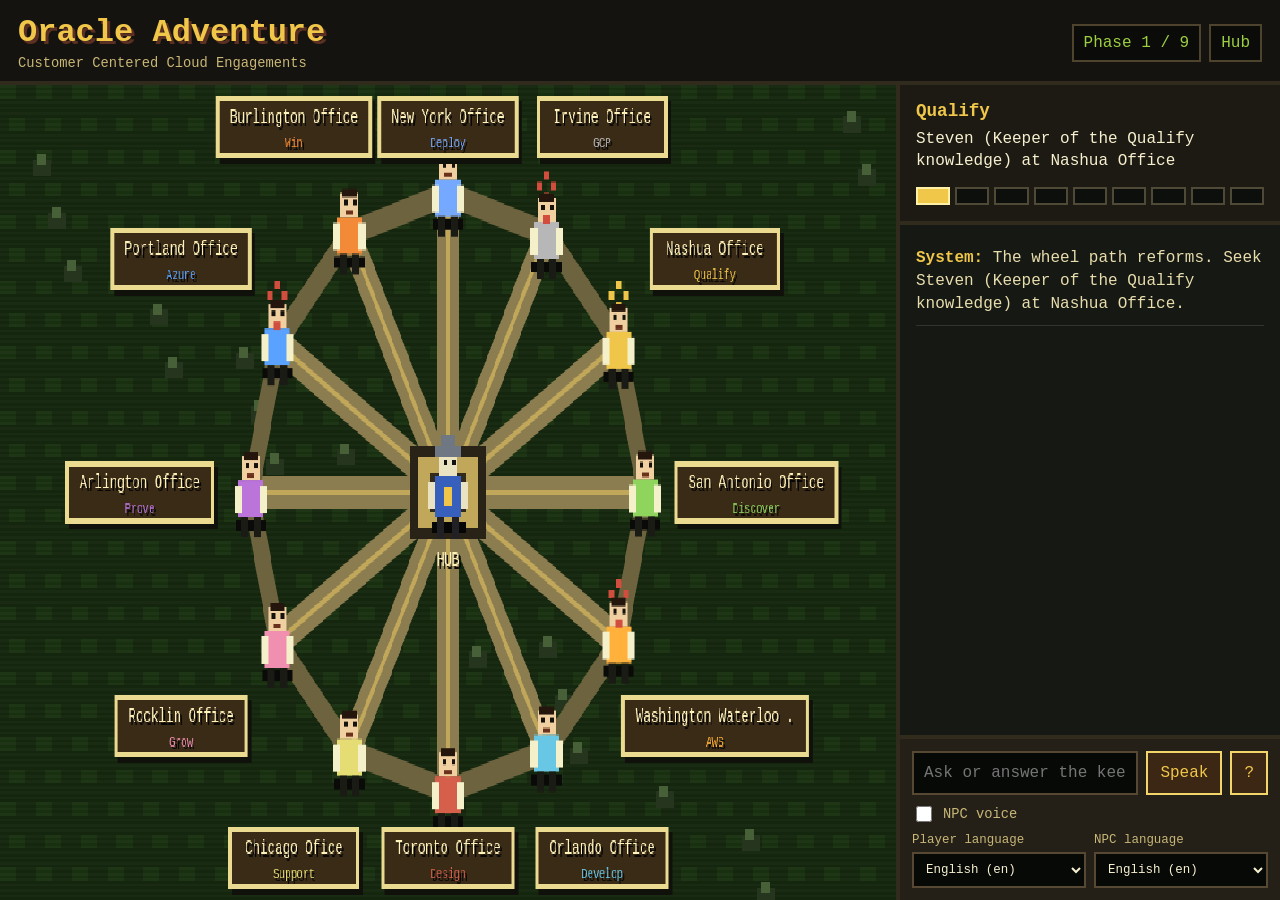
<file: index.html>
<!doctype html>
<html lang="en">
<head>
  <meta charset="utf-8">
  <meta name="viewport" content="width=device-width, initial-scale=1">
  <title>Oracle Adventure</title>
  <link rel="stylesheet" href="styles.css">
</head>
<body>
  <main class="shell">
    <header class="topbar">
      <div>
        <h1>Oracle Adventure</h1>
        <p id="subtitle">Customer Centered Cloud Engagements</p>
      </div>
      <div class="meters" aria-label="Quest status">
        <span id="phaseMeter">Phase 1 / 9</span>
        <span id="locationMeter">Round Room</span>
      </div>
    </header>

    <section class="game-layout">
      <div class="board-wrap" id="boardWrap">
        <canvas id="gameCanvas" width="1000" height="600" tabindex="0" aria-label="Oracle Adventure map"></canvas>
        <div id="playerBubble" class="speech speech-player hidden"></div>
        <div id="npcBubble" class="speech speech-npc hidden"></div>
      </div>

      <aside class="quest-panel">
        <section class="phase-box">
          <h2 id="currentPhase">Qualify</h2>
          <p id="currentKeeper">Seek the first keeper.</p>
          <div class="progress-track" id="phaseProgress" aria-label="Phase progress"></div>
        </section>

        <section class="dialogue-box">
          <div class="log" id="questLog" aria-live="polite"></div>
          <form id="speechForm" class="speech-form">
            <input id="speechInput" type="text" autocomplete="off" spellcheck="true" placeholder="Ask or answer the keeper">
            <button id="speakButton" type="submit" title="Speak">Speak</button>
            <button id="helpButton" type="button" title="Help">?</button>
            <label class="voice-toggle" for="ttsToggle">
              <input id="ttsToggle" type="checkbox">
              <span>NPC voice</span>
            </label>
            <div class="language-controls">
              <label for="playerLanguageSelect">
                <span>Player language</span>
                <select id="playerLanguageSelect"></select>
              </label>
              <label for="npcLanguageSelect">
                <span>NPC language</span>
                <select id="npcLanguageSelect"></select>
              </label>
            </div>
          </form>
        </section>
      </aside>
    </section>
  </main>

  <div id="winnerModal" class="winner-modal hidden" role="dialog" aria-modal="true" aria-labelledby="winnerTitle">
    <div class="winner-panel">
      <h2 id="winnerTitle">Quest Complete</h2>
      <pre id="winnerText"></pre>
      <button id="restartButton" type="button">New quest</button>
    </div>
  </div>

  <div id="lostModal" class="lost-modal hidden" role="dialog" aria-modal="true" aria-labelledby="lostTitle">
    <div class="lost-panel">
      <h2 id="lostTitle">You Chose Poorly</h2>
      <pre id="lostText"></pre>
      <button id="lostRestartButton" type="button">Try again</button>
    </div>
  </div>

  <audio id="winSound" src="atari_win_sound.mp3" preload="auto"></audio>
  <audio id="lostSound" src="chose-poorly.mp3" preload="auto"></audio>
  <script src="game.js"></script>
</body>
</html>
</file>
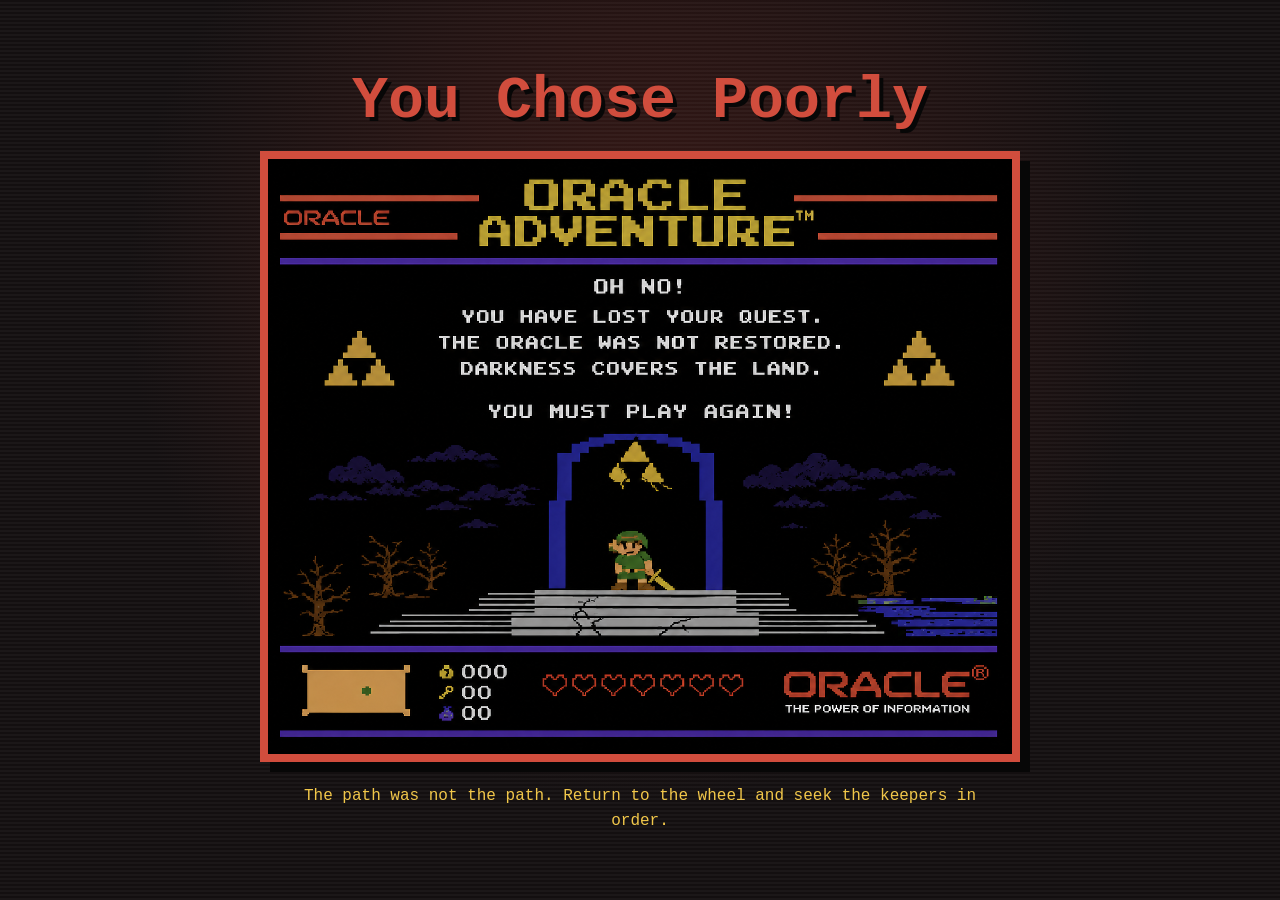
<file: loser-help.html>
<!doctype html>
<html lang="en">
<head>
  <meta charset="utf-8">
  <meta name="viewport" content="width=device-width, initial-scale=1">
  <title>Oracle Adventure Lost</title>
  <style>
    :root {
      color-scheme: dark;
      --bg: #130f10;
      --panel: #241817;
      --red: #d14d3d;
      --gold: #f1c74a;
      --text: #fff3bc;
    }

    * {
      box-sizing: border-box;
    }

    body {
      margin: 0;
      min-height: 100vh;
      display: grid;
      place-items: center;
      background:
        linear-gradient(0deg, rgba(255, 255, 255, 0.035) 50%, transparent 50%) 0 0 / 100% 4px,
        radial-gradient(circle at 50% 32%, #3a1916 0, var(--bg) 58%);
      color: var(--text);
      font-family: "Courier New", monospace;
    }

    main {
      width: min(960px, 94vw);
      padding: 24px;
      text-align: center;
    }

    h1 {
      margin: 0 0 16px;
      color: var(--red);
      font-size: clamp(1.8rem, 5vw, 3.75rem);
      letter-spacing: 0;
      text-shadow: 4px 4px 0 #070707;
    }

    img {
      display: block;
      width: min(100%, 760px);
      height: auto;
      margin: 0 auto;
      border: 8px solid var(--red);
      background: var(--panel);
      image-rendering: pixelated;
      box-shadow: 10px 10px 0 #070707;
    }

    p {
      max-width: 720px;
      margin: 22px auto 0;
      color: var(--gold);
      font-size: 1rem;
      line-height: 1.55;
    }
  </style>
</head>
<body>
  <main>
    <h1>You Chose Poorly</h1>
    <img src="Loser.png" alt="Oracle Adventure losing ending">
    <p>The path was not the path. Return to the wheel and seek the keepers in order.</p>
  </main>
</body>
</html>
</file>
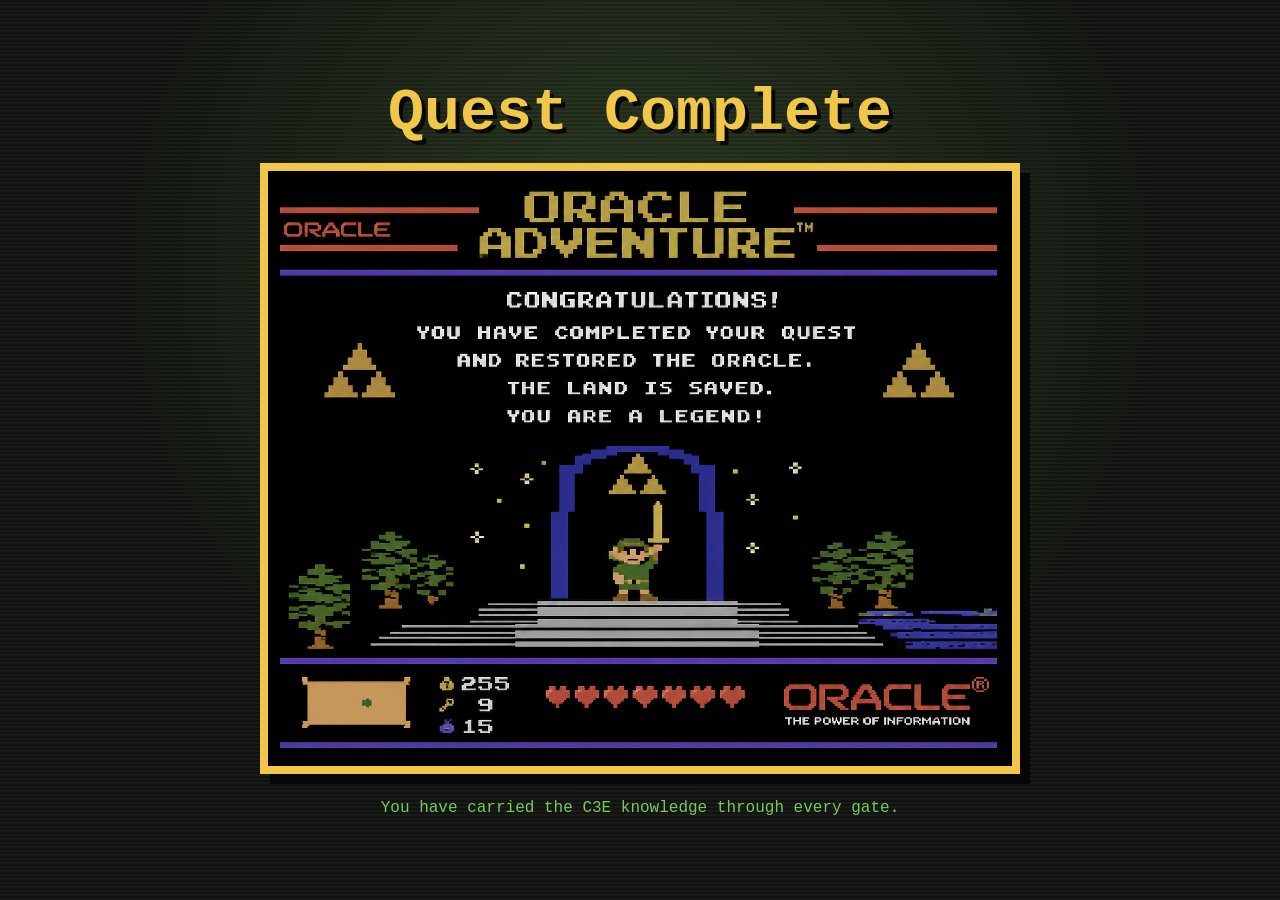
<file: winner-help.html>
<!doctype html>
<html lang="en">
<head>
  <meta charset="utf-8">
  <meta name="viewport" content="width=device-width, initial-scale=1">
  <title>Oracle Adventure Winner</title>
  <style>
    :root {
      color-scheme: dark;
      --bg: #10130f;
      --panel: #1d2316;
      --gold: #f1c74a;
      --text: #fff3bc;
      --accent: #78c85e;
    }

    * {
      box-sizing: border-box;
    }

    body {
      margin: 0;
      min-height: 100vh;
      display: grid;
      place-items: center;
      background:
        linear-gradient(0deg, rgba(255, 255, 255, 0.035) 50%, transparent 50%) 0 0 / 100% 4px,
        radial-gradient(circle at 50% 30%, #27351c 0, var(--bg) 58%);
      color: var(--text);
      font-family: "Courier New", monospace;
    }

    main {
      width: min(960px, 94vw);
      padding: 24px;
      text-align: center;
    }

    h1 {
      margin: 0 0 16px;
      color: var(--gold);
      font-size: clamp(1.8rem, 5vw, 3.75rem);
      letter-spacing: 0;
      text-shadow: 4px 4px 0 #070707;
    }

    img {
      display: block;
      width: min(100%, 760px);
      height: auto;
      margin: 0 auto;
      border: 8px solid var(--gold);
      background: var(--panel);
      image-rendering: pixelated;
      box-shadow: 10px 10px 0 #070707;
    }

    p {
      max-width: 720px;
      margin: 22px auto 0;
      color: var(--accent);
      font-size: 1rem;
      line-height: 1.55;
    }
  </style>
</head>
<body>
  <main>
    <h1>Quest Complete</h1>
    <img src="Winner.png" alt="Oracle Adventure winner celebration">
    <p>You have carried the C3E knowledge through every gate.</p>
  </main>
</body>
</html>
</file>
<file: styles.css>
:root {
  --ink: #f7f0d0;
  --muted: #c9b777;
  --black: #080909;
  --panel: #151813;
  --panel-2: #242018;
  --green: #5d8a3b;
  --lime: #9ccf42;
  --gold: #f1c74a;
  --red: #d14d3d;
  --blue: #4b9bd7;
  --stone: #8f8a73;
  --shadow: #030403;
  --radius: 6px;
}

* {
  box-sizing: border-box;
}

html,
body {
  margin: 0;
  width: 100%;
  height: 100%;
  background: var(--black);
  color: var(--ink);
  font-family: "Courier New", Consolas, monospace;
}

body {
  overflow: hidden;
}

button,
input,
select {
  font: inherit;
}

.shell {
  height: 100vh;
  display: flex;
  flex-direction: column;
  overflow: hidden;
  background:
    linear-gradient(rgba(255, 255, 255, 0.025) 50%, rgba(0, 0, 0, 0.05) 50%) 0 0 / 100% 4px,
    #0e120c;
}

.topbar {
  flex: 0 0 auto;
  min-height: 72px;
  padding: 14px 18px 10px;
  display: flex;
  align-items: center;
  justify-content: space-between;
  gap: 16px;
  border-bottom: 4px solid #312b1e;
  background: #15130f;
}

h1,
h2,
p {
  margin: 0;
}

h1 {
  color: var(--gold);
  font-size: clamp(1.25rem, 2.6vw, 2rem);
  letter-spacing: 0;
  text-shadow: 3px 3px 0 #5b2f22;
}

#subtitle {
  margin-top: 5px;
  color: var(--muted);
  font-size: 0.86rem;
}

.meters {
  display: flex;
  flex-wrap: wrap;
  justify-content: flex-end;
  gap: 8px;
  min-width: 230px;
}

.meters span {
  border: 2px solid #4e432d;
  background: #0b0c0a;
  color: var(--lime);
  padding: 8px 10px;
  min-height: 34px;
}

.game-layout {
  flex: 1;
  min-height: 0;
  overflow: hidden;
  display: grid;
  grid-template-columns: minmax(0, 1fr) minmax(300px, 380px);
  gap: 0;
}

.board-wrap {
  position: relative;
  min-height: 0;
  height: 100%;
  border-right: 4px solid #312b1e;
  overflow: hidden;
  background: #14260d;
}

#gameCanvas {
  width: 100%;
  height: 100%;
  min-height: 0;
  display: block;
  image-rendering: pixelated;
  outline: none;
}

.quest-panel {
  min-height: 0;
  overflow: hidden;
  display: grid;
  grid-template-rows: auto minmax(0, 1fr);
  background: var(--panel);
}

.phase-box {
  padding: 16px;
  border-bottom: 4px solid #312b1e;
  background: #1c1a12;
}

.phase-box h2 {
  color: var(--gold);
  font-size: 1.1rem;
  margin-bottom: 8px;
}

#currentKeeper {
  color: var(--ink);
  line-height: 1.35;
  min-height: 44px;
}

.progress-track {
  display: grid;
  grid-template-columns: repeat(9, 1fr);
  gap: 5px;
  margin-top: 14px;
}

.progress-dot {
  height: 18px;
  border: 2px solid #4f4a37;
  background: #0c0f0b;
}

.progress-dot.done {
  background: var(--lime);
  border-color: #d5f07a;
}

.progress-dot.current {
  background: var(--gold);
  border-color: #fff0a8;
}

.dialogue-box {
  min-height: 0;
  overflow: hidden;
  display: grid;
  grid-template-rows: minmax(0, 1fr) auto;
}

.log {
  min-height: 0;
  padding: 14px 16px;
  overflow-y: auto;
  overflow-x: hidden;
  line-height: 1.45;
  color: #e8ddad;
}

.log-line {
  padding: 8px 0;
  border-bottom: 1px solid rgba(247, 240, 208, 0.13);
}

.log-line strong {
  color: var(--gold);
}

.log a {
  color: #f6d15e;
  font-weight: 700;
  text-decoration: underline;
}

.speech-form {
  display: grid;
  grid-template-columns: minmax(0, 1fr) auto auto;
  gap: 8px;
  padding: 12px;
  border-top: 4px solid #312b1e;
  background: var(--panel-2);
}

.speech-form input {
  width: 100%;
  min-width: 0;
  border: 2px solid #564832;
  border-radius: 0;
  color: var(--ink);
  background: #070907;
  padding: 11px 10px;
}

.speech-form input:focus {
  border-color: var(--gold);
  outline: none;
}

.speech-form button,
.winner-panel button,
.lost-panel button {
  border: 2px solid #f2d56a;
  border-radius: 0;
  background: #3c2714;
  color: var(--gold);
  padding: 10px 12px;
  min-height: 42px;
  cursor: pointer;
}

.speech-form button:hover,
.winner-panel button:hover,
.lost-panel button:hover {
  background: #5b3419;
}

.voice-toggle {
  grid-column: 1 / -1;
  display: inline-flex;
  align-items: center;
  gap: 8px;
  width: max-content;
  max-width: 100%;
  color: var(--muted);
  font-size: 0.86rem;
  cursor: pointer;
}

.voice-toggle input {
  width: 16px;
  height: 16px;
  accent-color: var(--gold);
}

.language-controls {
  grid-column: 1 / -1;
  display: grid;
  grid-template-columns: minmax(0, 1fr) minmax(0, 1fr);
  gap: 8px;
}

.language-controls label {
  display: grid;
  gap: 5px;
  color: var(--muted);
  font-size: 0.78rem;
}

.language-controls select {
  width: 100%;
  min-width: 0;
  border: 2px solid #564832;
  border-radius: 0;
  color: var(--ink);
  background: #070907;
  padding: 8px;
}

.language-controls select:focus {
  border-color: var(--gold);
  outline: none;
}

.speech {
  display: none !important;
  position: absolute;
  z-index: 5;
  max-width: min(360px, 44vw);
  max-height: 190px;
  overflow: auto;
  padding: 11px 13px;
  border: 3px solid #0c0d0a;
  box-shadow: 5px 5px 0 rgba(0, 0, 0, 0.45);
  line-height: 1.35;
  font-size: 0.86rem;
  color: #15130f;
  background: #fff3bc;
  transform: translate(-50%, -115%);
  white-space: pre-wrap;
}

.speech a {
  color: #064c80;
  font-weight: 700;
  text-decoration: underline;
}

.speech a:hover,
.log a:hover {
  text-decoration-thickness: 2px;
}

.speech::after {
  content: "";
  position: absolute;
  left: 50%;
  bottom: -13px;
  width: 0;
  height: 0;
  border-left: 11px solid transparent;
  border-right: 11px solid transparent;
  border-top: 13px solid #0c0d0a;
  transform: translateX(-50%);
}

.speech::before {
  content: "";
  position: absolute;
  left: 50%;
  bottom: -8px;
  width: 0;
  height: 0;
  z-index: 1;
  border-left: 8px solid transparent;
  border-right: 8px solid transparent;
  border-top: 10px solid #fff3bc;
  transform: translateX(-50%);
}

.speech-npc {
  background: #d9f1ff;
}

.speech-npc::before {
  border-top-color: #d9f1ff;
}

.hidden {
  display: none !important;
}

.winner-modal,
.lost-modal {
  position: fixed;
  inset: 0;
  z-index: 20;
  display: grid;
  place-items: center;
  padding: 18px;
  background: rgba(3, 4, 3, 0.86);
}

.winner-panel,
.lost-panel {
  width: min(680px, 100%);
  border: 5px solid var(--gold);
  background: #14100b;
  box-shadow: 10px 10px 0 #3c2714;
  padding: 24px;
}

.lost-panel {
  border-color: var(--red);
  box-shadow: 10px 10px 0 #551e19;
}

.winner-panel h2,
.lost-panel h2 {
  color: var(--gold);
  margin-bottom: 14px;
  font-size: 1.35rem;
}

.lost-panel h2 {
  color: #ff8f76;
}

.winner-panel pre,
.lost-panel pre {
  white-space: pre-wrap;
  color: var(--ink);
  line-height: 1.45;
  margin: 0 0 16px;
}

@media (max-width: 920px) {
  body {
    overflow: auto;
  }

  .shell {
    height: 100dvh;
    min-height: 100dvh;
  }

  .game-layout {
    grid-template-columns: 1fr;
    grid-template-rows: minmax(180px, 35%) minmax(0, 65%);
  }

  .board-wrap {
    border-right: 0;
    border-bottom: 4px solid #312b1e;
    min-height: 0;
  }

  #gameCanvas {
    min-height: 0;
  }

  .topbar {
    align-items: flex-start;
    flex-direction: column;
    min-height: 0;
    gap: 8px;
    padding: 10px 12px 8px;
  }

  .meters {
    min-width: 0;
    width: 100%;
    justify-content: flex-start;
  }

  .meters span {
    padding: 6px 8px;
    min-height: 30px;
    font-size: 0.78rem;
  }

  #subtitle {
    font-size: 0.78rem;
  }

  .quest-panel {
    overflow-y: auto;
    -webkit-overflow-scrolling: touch;
  }

  .phase-box {
    padding: 9px 10px;
  }

  .phase-box h2 {
    font-size: 0.98rem;
    margin-bottom: 4px;
  }

  #currentKeeper {
    min-height: 0;
    font-size: 0.78rem;
    line-height: 1.25;
  }

  .progress-track {
    gap: 3px;
    margin-top: 8px;
  }

  .progress-dot {
    height: 11px;
  }

  .dialogue-box {
    grid-template-rows: minmax(92px, 1fr) auto;
  }

  .log {
    min-height: 92px;
    padding: 8px 10px;
    font-size: 0.8rem;
    line-height: 1.35;
  }

  .log-line {
    padding: 5px 0;
  }

  .speech-form {
    gap: 6px;
    grid-template-columns: minmax(0, 1fr) auto auto;
    padding: 8px 8px calc(8px + env(safe-area-inset-bottom));
  }

  .speech-form input,
  .language-controls select {
    font-size: 16px;
  }

  .speech-form input {
    padding: 8px;
  }

  .speech-form button {
    min-height: 36px;
    padding: 7px 9px;
  }

  .voice-toggle {
    font-size: 0.78rem;
  }

  .speech {
    max-width: 82vw;
    font-size: 0.8rem;
  }

  .language-controls {
    grid-template-columns: 1fr;
    gap: 6px;
  }

  .language-controls label {
    gap: 3px;
    font-size: 0.74rem;
  }

  .language-controls select {
    padding: 6px;
  }
}

@media (max-width: 920px) and (max-height: 720px) {
  h1 {
    font-size: 1.15rem;
  }

  #subtitle {
    display: none;
  }

  .game-layout {
    grid-template-rows: minmax(150px, 31%) minmax(0, 69%);
  }
}
</file>
